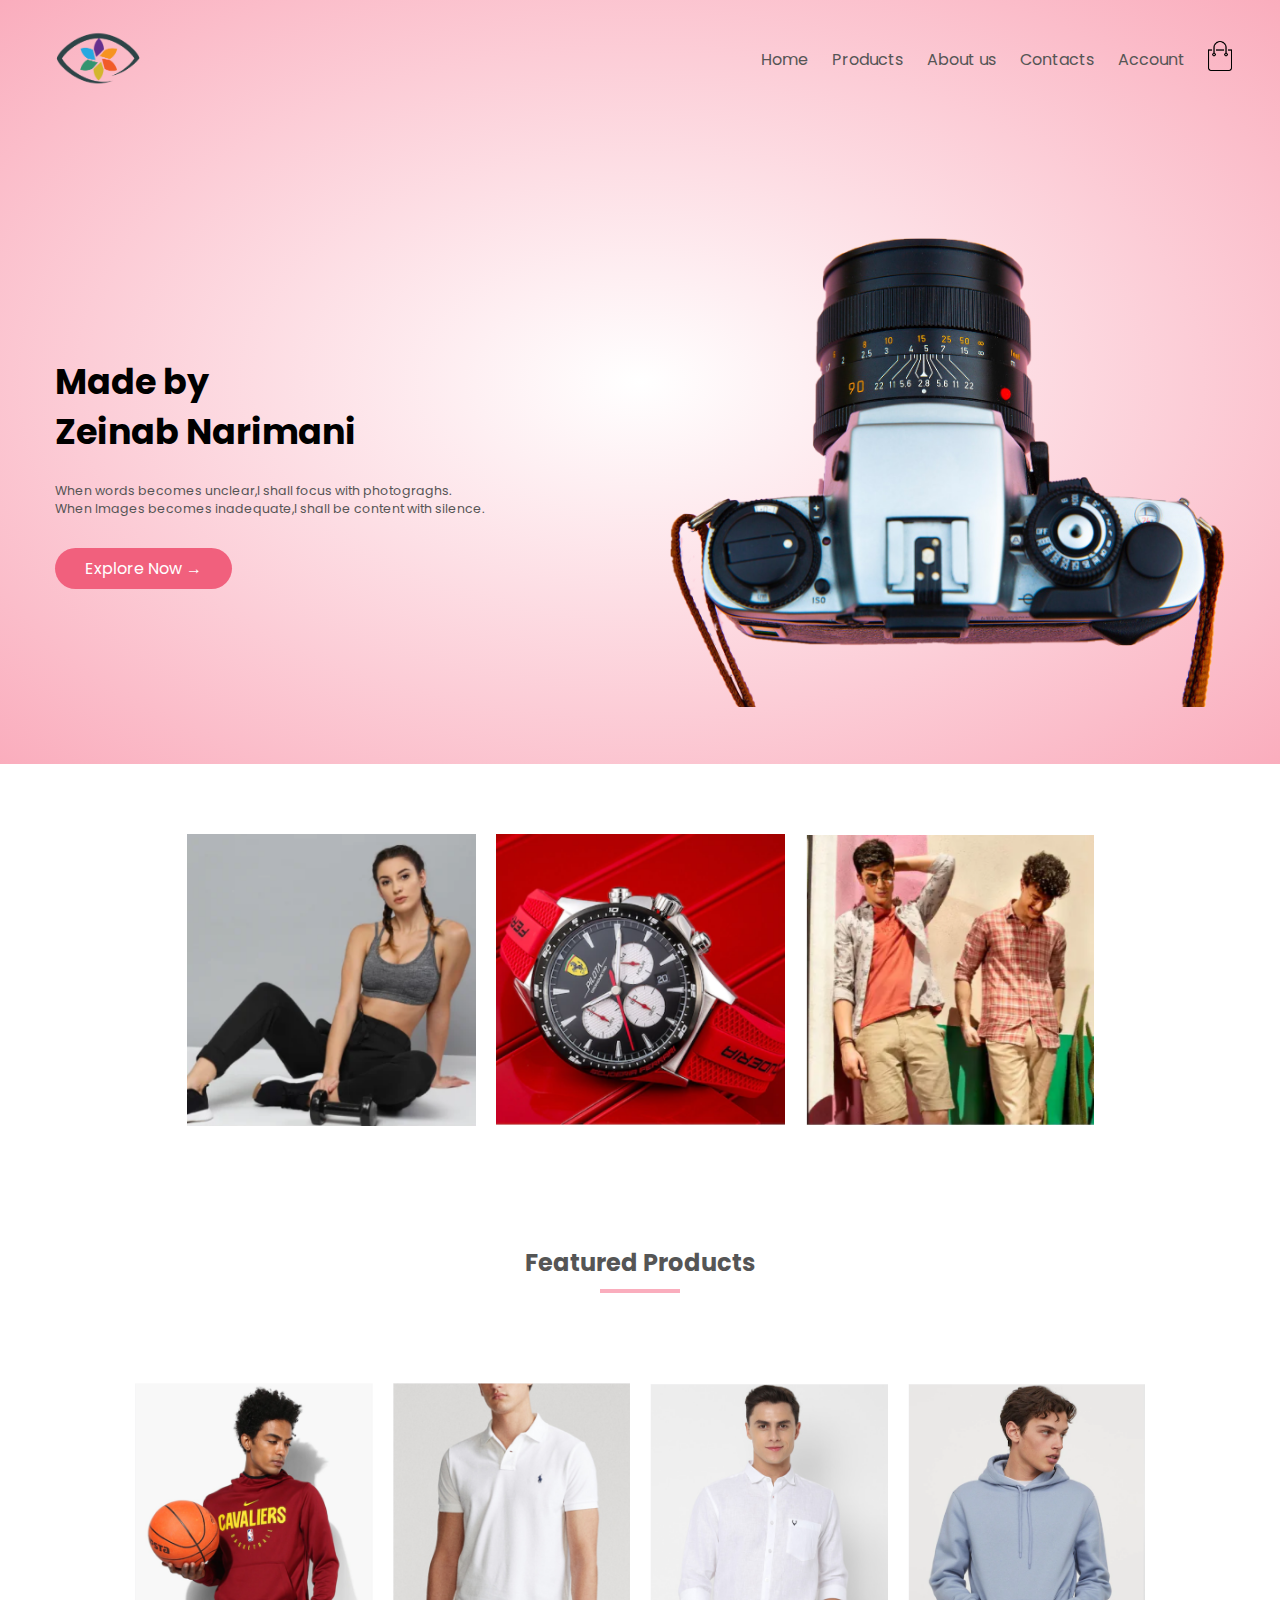
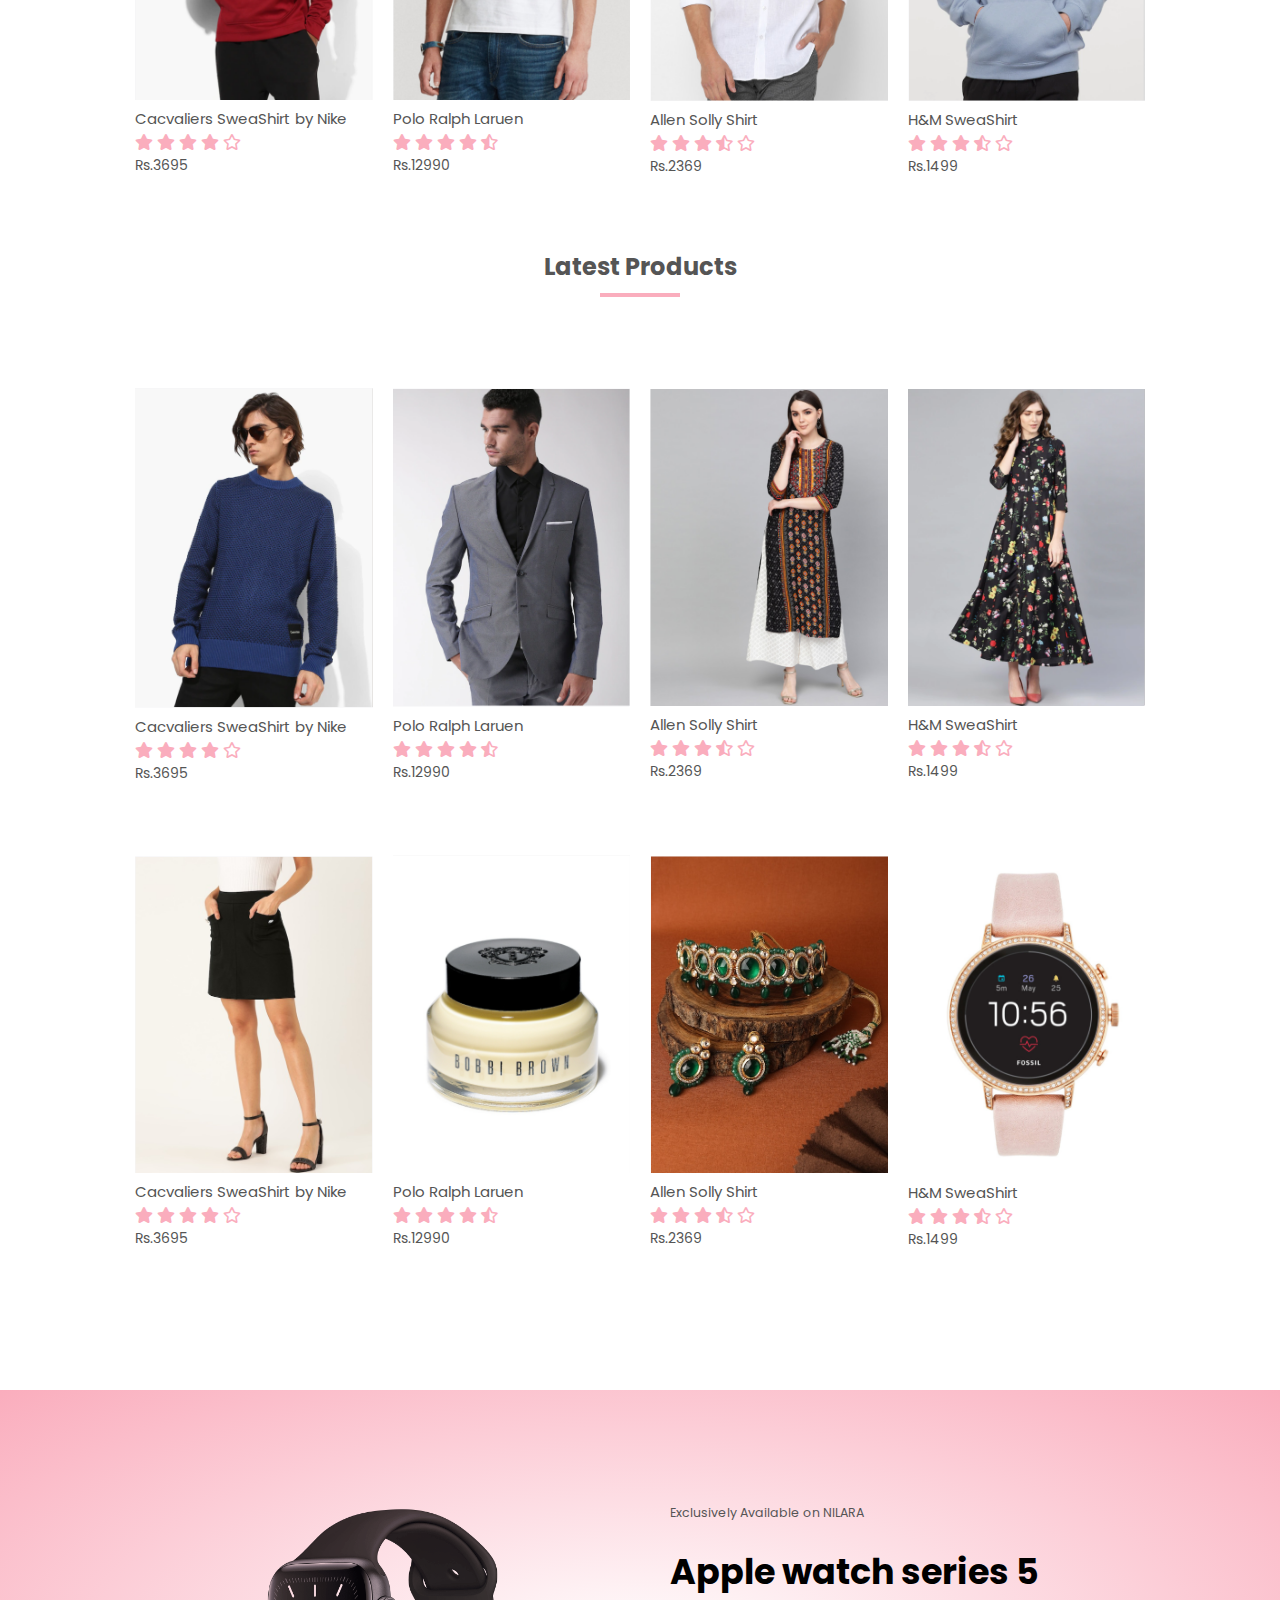
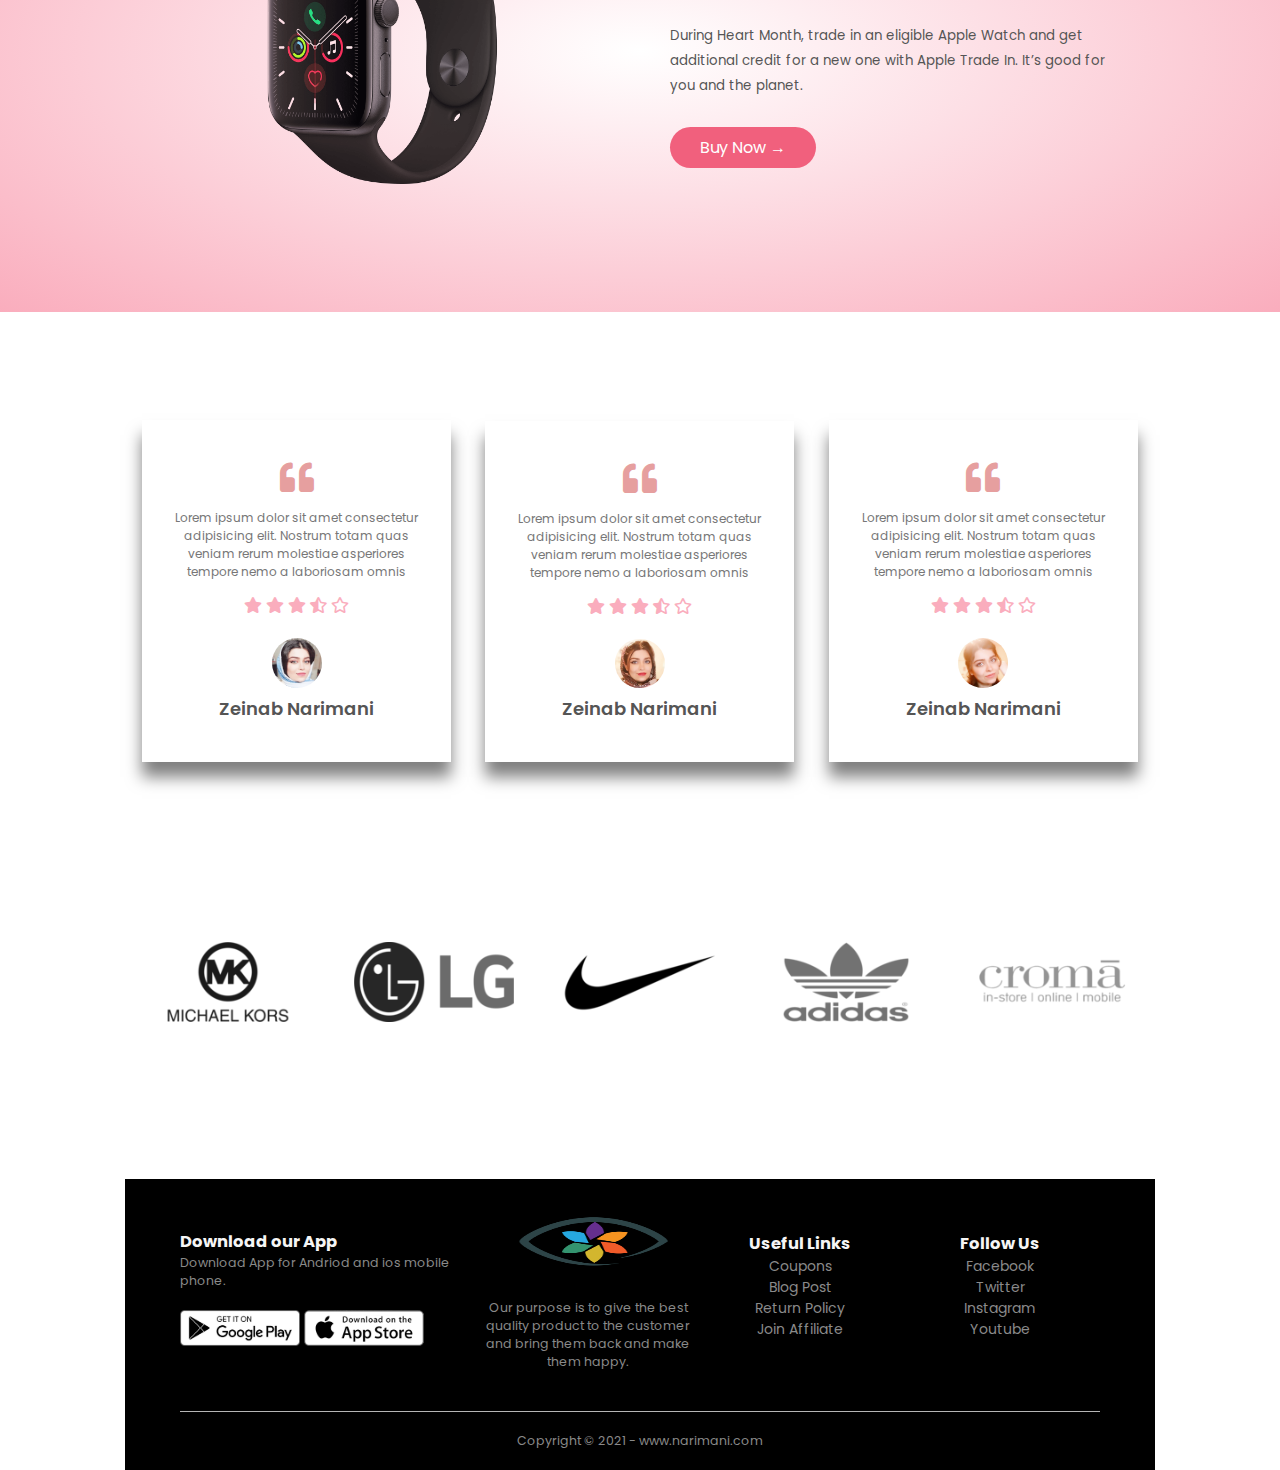
<file: index.html>
<!DOCTYPE html>
<html lang="en">

<head>
    <meta charset="UTF-8">
    <meta http-equiv="X-UA-Compatible" content="IE=edge">
    <meta name="viewport" content="width=device-width, initial-scale=1.0">
    <title>Document</title>
    <link rel="stylesheet" href="./style.css">
    <link rel="preconnect" href="https://fonts.gstatic.com">
    <link rel="stylesheet" href=" https://use.fontawesome.com/releases/v5.13.0/css/all.css ">
    <link href="https://fonts.googleapis.com/css2?family=Poppins:wght@300;400;500;600&display=swap " rel="stylesheet ">
</head>

<body>
    <div class="header ">
        <div class="container ">
            <!-- start section Navigation -->
            <div class="navbar ">
                <div class="logo ">
                    <a href="index.html">
                        <img src="./image/main-logo.png " alt=" " width="100px ">
                    </a>
                </div>
                <nav>
                    <ul id="MenuItems">
                        <li>
                            <a href="index.html">Home</a>
                        </li>
                        <li>
                            <a href="products.html">Products</a>
                        </li>
                        <li>
                            <a href="">About us</a>
                        </li>
                        <li>
                            <a href="">Contacts</a>
                        </li>
                        <li>
                            <a href="account.html">Account</a>
                        </li>
                    </ul>
                </nav>
                <div class="shop">
                    <a href="cart.html">
                        <img src="./image/cart.png " alt=" " width="30px " height="30px ">
                    </a>
                    <img src="./image/menu.png" alt="" class="menu-icon" onclick="menutoggle()">

                </div>
            </div>
            <!-- End section Navigation -->




            <!-- Start Text Slide -->
            <div class="row ">
                <div class="col-2 ">
                    <h1>Made by<br>Zeinab Narimani</h1>
                    <p>When words becomes unclear,I shall focus with photograghs. <br>When Images becomes inadequate,I shall be content with silence.
                    </p>
                    <a href=" " class="btn ">Explore Now &#8594;</a>
                </div>

                <div class="col-2 ">
                    <img src="./image/main.png " alt=" ">
                </div>
            </div>
        </div>
    </div>
    <!-- End Text Slide -->




    <!-- Start Section Categories -->
    <div class="categories ">
        <div class="small-container ">
            <div class="row ">
                <div class="col-3 ">
                    <img src="./image/category1.png " alt=" ">
                </div>

                <div class="col-3 ">
                    <img src="./image/category2.png " alt=" ">
                </div>

                <div class="col-3 ">
                    <img src="./image/category3.png " alt=" ">
                </div>

            </div>
        </div>
    </div>
    <!-- End Section Categories -->




    <!-- Start Section Product -->
    <div class="small-container ">
        <h2 class="title">Featured Products</h2>
        <div class="row ">
            <div class="col-4 ">
                <a href="products-details.html">
                    <img src="./image/pro1-nike-3695.png " alt=" ">
                </a>
                <a href="products-details.html">
                    <h4>Cacvaliers SweaShirt by Nike</h4>
                </a>
                <div class="rating">
                    <i class="fa fa-star"></i>
                    <i class="fa fa-star"></i>
                    <i class="fa fa-star"></i>
                    <i class="fa fa-star"></i>
                    <i class="far fa-star"></i>
                </div>
                <p>Rs.3695</p>
            </div>


            <div class="col-4 ">
                <img src="./image/pro2-Polo Ralph Lauren-12990.png" alt=" ">
                <h4>Polo Ralph Laruen</h4>
                <div class="rating">
                    <i class="fa fa-star"></i>
                    <i class="fa fa-star"></i>
                    <i class="fa fa-star"></i>
                    <i class="fa fa-star"></i>
                    <i class="fas fa-star-half-alt"></i>
                </div>
                <p>Rs.12990</p>
            </div>



            <div class="col-4 ">
                <img src="./image/pro3-allen solly - 2369.png " alt=" ">
                <h4>Allen Solly Shirt</h4>
                <div class="rating">
                    <i class="fa fa-star"></i>
                    <i class="fa fa-star"></i>
                    <i class="fa fa-star"></i>
                    <i class="fas fa-star-half-alt"></i>
                    <i class="far fa-star"></i>

                </div>
                <p>Rs.2369</p>
            </div>



            <div class="col-4 ">
                <img src="./image/pro4-h&m-1499.png " alt=" ">
                <h4>H&M SweaShirt </h4>
                <div class="rating">
                    <i class="fa fa-star"></i>
                    <i class="fa fa-star"></i>
                    <i class="fa fa-star"></i>
                    <i class="fas fa-star-half-alt"></i>
                    <i class="far fa-star"></i>

                </div>
                <p>Rs.1499</p>
            </div>
        </div>


        <h2 class="title">Latest Products</h2>

        <div class="row ">
            <div class="col-4 ">
                <img src="./image/pro5-calvinK-4199.png " alt=" ">
                <h4>Cacvaliers SweaShirt by Nike</h4>
                <div class="rating">
                    <i class="fa fa-star"></i>
                    <i class="fa fa-star"></i>
                    <i class="fa fa-star"></i>
                    <i class="fa fa-star"></i>
                    <i class="far fa-star"></i>
                </div>
                <p>Rs.3695</p>
            </div>


            <div class="col-4 ">
                <img src="./image/pro6-SELECTED-11499.png" alt=" ">
                <h4>Polo Ralph Laruen</h4>
                <div class="rating">
                    <i class="fa fa-star"></i>
                    <i class="fa fa-star"></i>
                    <i class="fa fa-star"></i>
                    <i class="fa fa-star"></i>
                    <i class="fas fa-star-half-alt"></i>
                </div>
                <p>Rs.12990</p>
            </div>



            <div class="col-4 ">
                <img src="./image/pro7-anubhutte-988.png" alt=" ">
                <h4>Allen Solly Shirt</h4>
                <div class="rating">
                    <i class="fa fa-star"></i>
                    <i class="fa fa-star"></i>
                    <i class="fa fa-star"></i>
                    <i class="fas fa-star-half-alt"></i>
                    <i class="far fa-star"></i>

                </div>
                <p>Rs.2369</p>
            </div>



            <div class="col-4 ">
                <img src="./image/pro8-biba-3039.png " alt=" ">
                <h4>H&M SweaShirt </h4>
                <div class="rating">
                    <i class="fa fa-star"></i>
                    <i class="fa fa-star"></i>
                    <i class="fa fa-star"></i>
                    <i class="fas fa-star-half-alt"></i>
                    <i class="far fa-star"></i>

                </div>
                <p>Rs.1499</p>
            </div>
        </div>



        <div class="row ">
            <div class="col-4 ">
                <img src="./image/pro9-dorothy perkins-1245.png " alt=" ">
                <h4>Cacvaliers SweaShirt by Nike</h4>
                <div class="rating">
                    <i class="fa fa-star"></i>
                    <i class="fa fa-star"></i>
                    <i class="fa fa-star"></i>
                    <i class="fa fa-star"></i>
                    <i class="far fa-star"></i>
                </div>
                <p>Rs.3695</p>
            </div>


            <div class="col-4 ">
                <img src="./image/pro10-bobbi brown-5600.png" alt=" ">
                <h4>Polo Ralph Laruen</h4>
                <div class="rating">
                    <i class="fa fa-star"></i>
                    <i class="fa fa-star"></i>
                    <i class="fa fa-star"></i>
                    <i class="fa fa-star"></i>
                    <i class="fas fa-star-half-alt"></i>
                </div>
                <p>Rs.12990</p>
            </div>



            <div class="col-4 ">
                <img src="./image/pro11-AccessHer-39500.png" alt=" ">
                <h4>Allen Solly Shirt</h4>
                <div class="rating">
                    <i class="fa fa-star"></i>
                    <i class="fa fa-star"></i>
                    <i class="fa fa-star"></i>
                    <i class="fas fa-star-half-alt"></i>
                    <i class="far fa-star"></i>

                </div>
                <p>Rs.2369</p>
            </div>



            <div class="col-4 ">
                <img src="./image/pro12-fossil-14296.png" alt=" ">
                <h4>H&M SweaShirt </h4>
                <div class="rating">
                    <i class="fa fa-star"></i>
                    <i class="fa fa-star"></i>
                    <i class="fa fa-star"></i>
                    <i class="fas fa-star-half-alt"></i>
                    <i class="far fa-star"></i>

                </div>
                <p>Rs.1499</p>
            </div>
        </div>
    </div>
    <!-- End Section Product -->





    <!-- start Section Offer -->
    <div class="offer">
        <div class="small-container">
            <div class="row">
                <div class="col-2">
                    <img src="./image/shopping.png" alt="" class="offer-img">
                </div>

                <div class="col-2">
                    <p>Exclusively Available on NILARA</p>
                    <h1>Apple watch series 5</h1>
                    <small>
                        During Heart Month, trade in an eligible Apple Watch and get additional credit for a new one with Apple Trade In. It’s good for you and the planet.
                    </small>
                    <br>
                    <a href="" class="btn">Buy Now &#8594;</a>

                </div>
            </div>
        </div>
    </div>
    <!-- End Section Offer -->




    <!-- start Section Comment -->
    <div class="testimonial">
        <div class="small-container">
            <div class="row">
                <div class="col-3">
                    <i class="fa fa-quote-left"></i>
                    <p>Lorem ipsum dolor sit amet consectetur adipisicing elit. Nostrum totam quas veniam rerum molestiae asperiores tempore nemo a laboriosam omnis</p>
                    <div class="rating">
                        <i class="fa fa-star"></i>
                        <i class="fa fa-star"></i>
                        <i class="fa fa-star"></i>
                        <i class="fas fa-star-half-alt"></i>
                        <i class="far fa-star"></i>
                    </div>
                    <img src="./image/1.jpeg" alt="">
                    <h3>Zeinab Narimani</h3>
                </div>


                <div class="col-3">
                    <i class="fa fa-quote-left"></i>
                    <p>Lorem ipsum dolor sit amet consectetur adipisicing elit. Nostrum totam quas veniam rerum molestiae asperiores tempore nemo a laboriosam omnis</p>
                    <div class="rating">
                        <i class="fa fa-star"></i>
                        <i class="fa fa-star"></i>
                        <i class="fa fa-star"></i>
                        <i class="fas fa-star-half-alt"></i>
                        <i class="far fa-star"></i>
                    </div>
                    <img src="./image/2.jpeg" alt="">
                    <h3>Zeinab Narimani</h3>
                </div>


                <div class="col-3">
                    <i class="fa fa-quote-left"></i>
                    <p>Lorem ipsum dolor sit amet consectetur adipisicing elit. Nostrum totam quas veniam rerum molestiae asperiores tempore nemo a laboriosam omnis</p>
                    <div class="rating">
                        <i class="fa fa-star"></i>
                        <i class="fa fa-star"></i>
                        <i class="fa fa-star"></i>
                        <i class="fas fa-star-half-alt"></i>
                        <i class="far fa-star"></i>
                    </div>
                    <img src="./image/3.jpeg" alt="">
                    <h3>Zeinab Narimani</h3>
                </div>
            </div>
        </div>
    </div>
    <!-- End Section Comment -->


    <!-- start Section Brand -->
    <div class="brand">

        <div class="small-container">
            <div class="row">
                <div class="col-5">
                    <img src="./image/logo-1.png" alt="">
                </div>

                <div class="col-5">
                    <img src="./image/logo-2.png" alt="">
                </div>

                <div class="col-5">
                    <img src="./image/logo-3.png" alt="">
                </div>

                <div class="col-5">
                    <img src="./image/logo-4.png" alt="">
                </div>

                <div class="col-5">
                    <img src="./image/logo-5.png" alt="">
                </div>
            </div>
        </div>
    </div>
    <!-- End Section Brand -->



    <!-- Start Section Footer -->
    <div class="small-container">
        <div class="footer">
            <div class="container">
                <div class="row">
                    <div class="footer-col-1">
                        <h3>Download our App</h3>
                        <p>Download App for Andriod and ios mobile phone.</p>
                        <div class="app-logo">
                            <img src="image/play-store.png" alt="">
                            <img src="image/app-store.png" alt="">
                        </div>
                    </div>
                    <div class="footer-col-2">
                        <img src="image/main-logo.png" alt="">
                        <p>Our purpose is to give the best quality product to the customer and bring them back and make them happy.
                        </p>
                    </div>
                    <div class="footer-col-3">
                        <h3>Useful Links</h3>
                        <ul>
                            <li>Coupons</li>
                            <li>Blog Post</li>
                            <li>Return Policy</li>
                            <li>Join Affiliate</li>
                        </ul>
                    </div>
                    <div class="footer-col-4">
                        <h3>Follow Us</h3>
                        <ul>
                            <li>Facebook</li>
                            <li>Twitter</li>
                            <li>Instagram</li>
                            <li>Youtube</li>
                        </ul>
                    </div>
                </div>
                <hr>
                <p class="copyright">Copyright &copy; 2021 - www.narimani.com</p>
            </div>
        </div>
    </div>
    <!-- End Section Footer -->




    <script>
        var MenuItems = document.getElementById("MenuItems");
        MenuItems.style.maxHeight = "0px";

        function menutoggle() {
            if (MenuItems.style.maxHeight == "0px") {
                MenuItems.style.maxHeight = "200px";
            } else {
                MenuItems.style.maxHeight = "0px";
            }
        }
    </script>
</body>

</html>

</html>
</file>
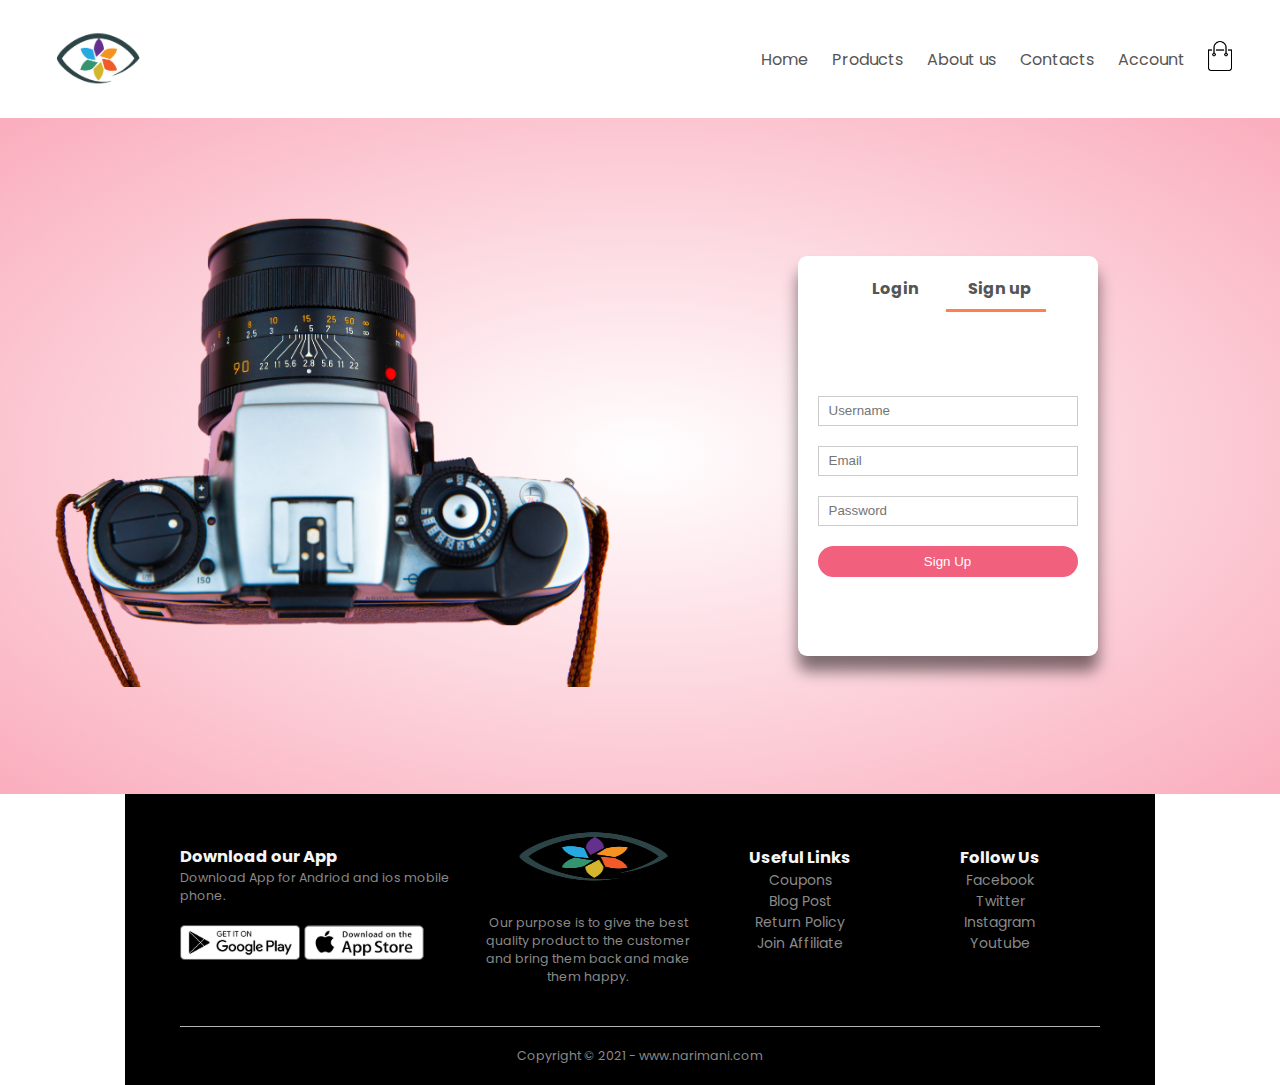
<file: account.html>
<!DOCTYPE html>
<html lang="en">

<head>
    <meta charset="UTF-8">
    <meta http-equiv="X-UA-Compatible" content="IE=edge">
    <meta name="viewport" content="width=device-width, initial-scale=1.0">
    <title>Document</title>
    <link rel="stylesheet" href="./style.css">
    <link rel="preconnect" href="https://fonts.gstatic.com">
    <link rel="stylesheet" href=" https://use.fontawesome.com/releases/v5.13.0/css/all.css ">
    <link href="https://fonts.googleapis.com/css2?family=Poppins:wght@300;400;500;600&display=swap " rel="stylesheet ">
</head>

<body>
    <div class="container ">
        <!-- start section Navigation -->
        <div class="navbar ">
            <div class="logo ">
                <a href="index.html">
                    <img src="./image/main-logo.png " alt=" " width="100px ">
                </a>
            </div>
            <nav>
                <ul id="MenuItems">
                    <li>
                        <a href="index.html">Home</a>
                    </li>
                    <li>
                        <a href="products.html">Products</a>
                    </li>
                    <li>
                        <a href="">About us</a>
                    </li>
                    <li>
                        <a href="">Contacts</a>
                    </li>
                    <li>
                        <a href="account.html">Account</a>
                    </li>
                </ul>
            </nav>
            <div class="shop">
                <a href="cart.html">
                    <img src="./image/cart.png " alt=" " width="30px " height="30px ">
                </a>
                <img src="./image/menu.png" alt="" class="menu-icon" onclick="menutoggle()">

            </div>
        </div>
        <!-- End section Navigation -->
    </div>


    <div class="account-page">
        <div class="container">
            <div class="row">
                <div class="col-2">
                    <img src="./image/main.png" alt="">
                </div>
                <div class="col-2">
                    <div class="form-container">
                        <div class="form-btn">
                            <span onclick="login()">Login</span>
                            <span onclick="register()">Sign up</span>
                            <hr id="indicator">
                        </div>
                        <form action="" id="Loginform">
                            <input type="text" placeholder="Username">
                            <input type="password" placeholder="Password">
                            <button type="submit" class="btn">Login</button>
                            <a href="">Forgot Password</a>
                        </form>
                        <form action="" id="Regform">
                            <input type="text" placeholder="Username">
                            <input type="email" placeholder="Email">
                            <input type="password" placeholder="Password">
                            <button type="submit" class="btn">Sign Up</button>
                        </form>

                    </div>
                </div>
            </div>
        </div>
    </div>










    <!-- Start Section Footer -->
    <div class="small-container ">
        <div class="footer ">
            <div class="container ">
                <div class="row ">
                    <div class="footer-col-1 ">
                        <h3>Download our App</h3>
                        <p>Download App for Andriod and ios mobile phone.</p>
                        <div class="app-logo ">
                            <img src="image/play-store.png " alt=" ">
                            <img src="image/app-store.png " alt=" ">
                        </div>
                    </div>
                    <div class="footer-col-2 ">
                        <img src="image/main-logo.png " alt=" ">
                        <p>Our purpose is to give the best quality product to the customer and bring them back and make them happy.
                        </p>
                    </div>
                    <div class="footer-col-3 ">
                        <h3>Useful Links</h3>
                        <ul>
                            <li>Coupons</li>
                            <li>Blog Post</li>
                            <li>Return Policy</li>
                            <li>Join Affiliate</li>
                        </ul>
                    </div>
                    <div class="footer-col-4 ">
                        <h3>Follow Us</h3>
                        <ul>
                            <li>Facebook</li>
                            <li>Twitter</li>
                            <li>Instagram</li>
                            <li>Youtube</li>
                        </ul>
                    </div>
                </div>
                <hr>
                <p class="copyright ">Copyright &copy; 2021 - www.narimani.com</p>
            </div>
        </div>
    </div>
    <!-- End Section Footer -->




    <script>
        var MenuItems = document.getElementById("MenuItems");
        MenuItems.style.maxHeight = "0px";

        function menutoggle() {
            if (MenuItems.style.maxHeight == "0px") {
                MenuItems.style.maxHeight = "200px";
            } else {
                MenuItems.style.maxHeight = "0px";
            }
        }
    </script>


    <script>
        var Loginform = document.getElementById("Loginform");
        var Regform = document.getElementById("Regform");
        var indicator = document.getElementById("indicator");


        function register() {
            Regform.style.transform = "translateX(0px)";
            Loginform.style.transform = "translateX(0px)";
            indicator.style.transform = "translateX(100px)";


        }

        function login() {
            Regform.style.transform = "translateX(300px)";
            Loginform.style.transform = "translateX(300px)";
            indicator.style.transform = "translateX(0px)";


        }
    </script>




</body>

</html>
</file>
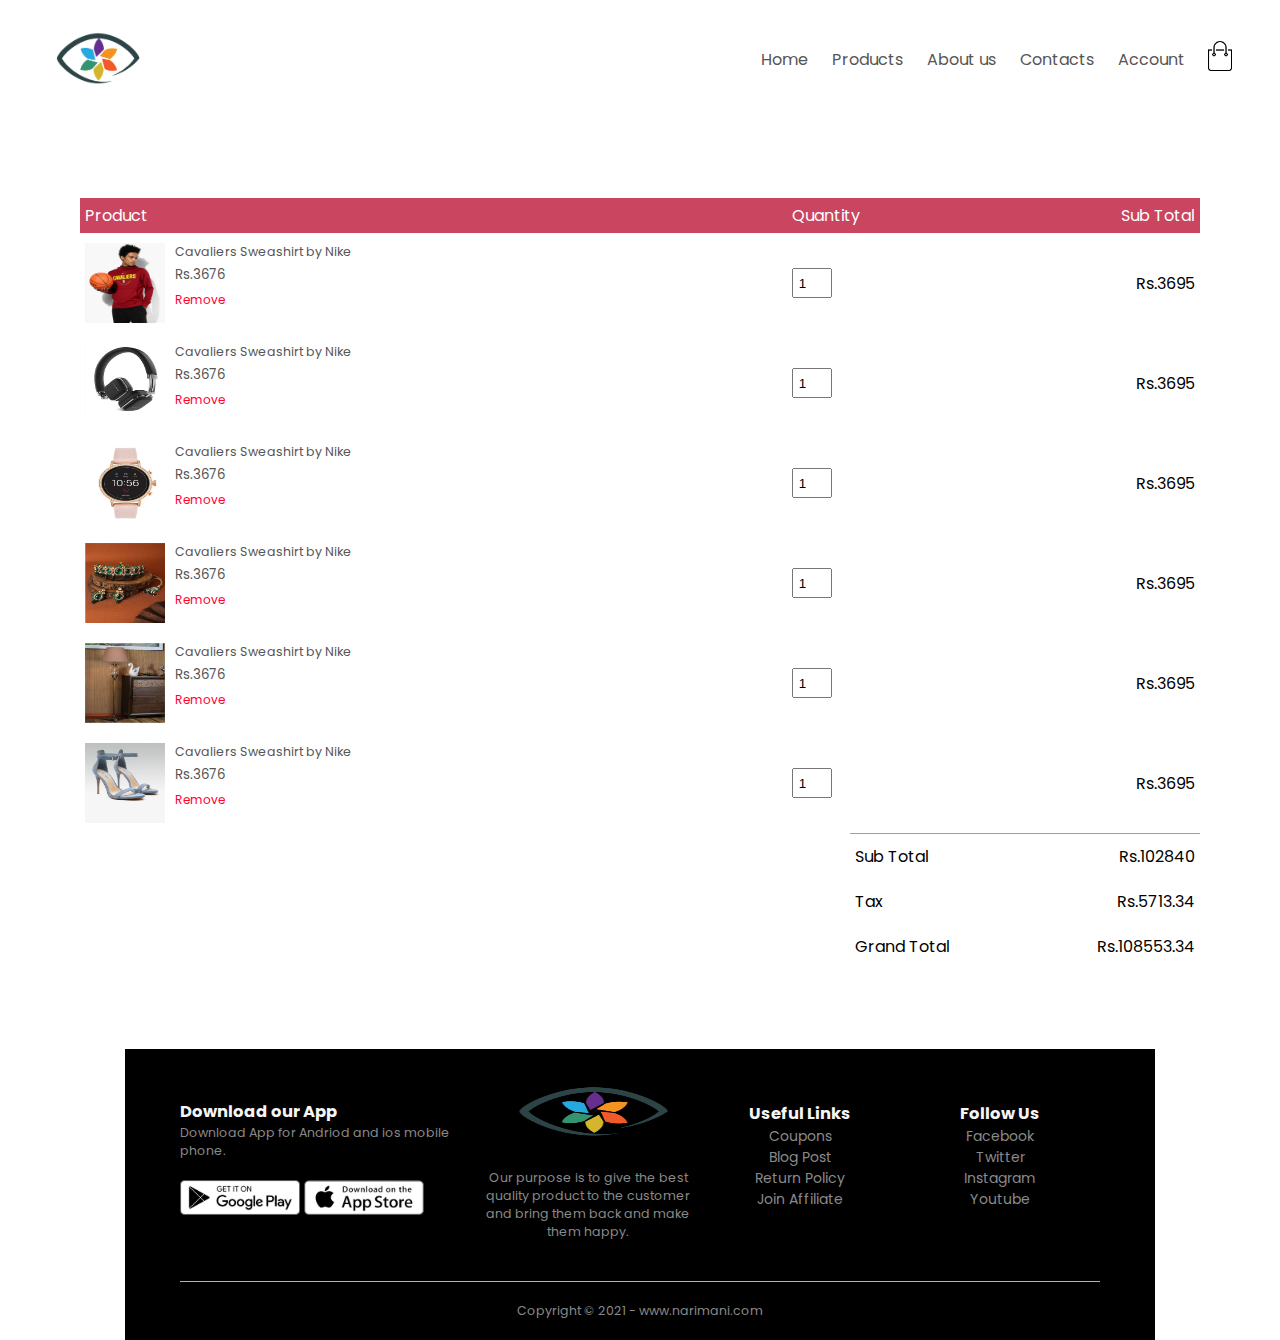
<file: cart.html>
<!DOCTYPE html>
<html lang="en">

<head>
    <meta charset="UTF-8">
    <meta http-equiv="X-UA-Compatible" content="IE=edge">
    <meta name="viewport" content="width=device-width, initial-scale=1.0">
    <title>Document</title>
    <link rel="stylesheet" href="./style.css">
    <link rel="preconnect" href="https://fonts.gstatic.com">
    <link rel="stylesheet" href=" https://use.fontawesome.com/releases/v5.13.0/css/all.css ">
    <link href="https://fonts.googleapis.com/css2?family=Poppins:wght@300;400;500;600&display=swap " rel="stylesheet ">
</head>

<body>
    <div class="container ">
        <!-- start section Navigation -->
        <div class="navbar ">
            <div class="logo ">
                <a href="index.html">
                    <img src="./image/main-logo.png " alt=" " width="100px ">
                </a>
            </div>
            <nav>
                <ul id="MenuItems">
                    <li>
                        <a href="index.html">Home</a>
                    </li>
                    <li>
                        <a href="products.html">Products</a>
                    </li>
                    <li>
                        <a href="">About us</a>
                    </li>
                    <li>
                        <a href="">Contacts</a>
                    </li>
                    <li>
                        <a href="account.html">Account</a>
                    </li>
                </ul>
            </nav>
            <div class="shop">
                <a href="cart.html">
                    <img src="./image/cart.png " alt=" " width="30px " height="30px ">
                </a>
                <img src="./image/menu.png" alt="" class="menu-icon" onclick="menutoggle()">

            </div>
        </div>
        <!-- End section Navigation -->
    </div>


    <div class="small-cantainer cart-page">

        <table>
            <tr>
                <th>Product</th>
                <th>Quantity</th>
                <th>Sub Total</th>
            </tr>


            <tr>
                <td>
                    <div class="cart-info">
                        <img src="./image/buy-1.png" alt="">

                        <div>
                            <p>Cavaliers Sweashirt by Nike</p>
                            <small>Rs.3676</small>
                            <br>
                            <a href="">Remove</a>
                        </div>
                    </div>
                </td>
                <td> <input type="number" value="1"></td>
                <td>Rs.3695</td>
            </tr>


            <tr>
                <td>
                    <div class="cart-info">
                        <img src="./image/pro15-harmon kardon-14990.png" alt=" ">

                        <div>
                            <p>Cavaliers Sweashirt by Nike</p>
                            <small>Rs.3676</small>
                            <br>
                            <a href=" ">Remove</a>
                        </div>
                    </div>
                </td>
                <td> <input type="number " value="1 "></td>
                <td>Rs.3695</td>
            </tr>


            <tr>
                <td>
                    <div class="cart-info ">
                        <img src="./image/pro12-fossil-14296.png " alt=" ">

                        <div>
                            <p>Cavaliers Sweashirt by Nike</p>
                            <small>Rs.3676</small>
                            <br>
                            <a href=" ">Remove</a>
                        </div>
                    </div>
                </td>
                <td> <input type="number " value="1 "></td>
                <td>Rs.3695</td>
            </tr>



            <tr>
                <td>
                    <div class="cart-info ">
                        <img src="./image/pro11-AccessHer-39500.png" alt=" ">

                        <div>
                            <p>Cavaliers Sweashirt by Nike</p>
                            <small>Rs.3676</small>
                            <br>
                            <a href=" ">Remove</a>
                        </div>
                    </div>
                </td>
                <td> <input type="number " value="1 "></td>
                <td>Rs.3695</td>
            </tr>



            <tr>
                <td>
                    <div class="cart-info ">
                        <img src="./image/pro14-The Light Lamp-21360.png" alt=" ">

                        <div>
                            <p>Cavaliers Sweashirt by Nike</p>
                            <small>Rs.3676</small>
                            <br>
                            <a href=" ">Remove</a>
                        </div>
                    </div>
                </td>
                <td> <input type="number " value="1"></td>
                <td>Rs.3695</td>
            </tr>


            <tr>
                <td>
                    <div class="cart-info">
                        <img src="./image/pro16-steve madden - 8999.png" alt="">

                        <div>
                            <p>Cavaliers Sweashirt by Nike</p>
                            <small>Rs.3676</small>
                            <br>
                            <a href="">Remove</a>
                        </div>
                    </div>
                </td>
                <td> <input type="number" value="1"></td>
                <td>Rs.3695</td>
            </tr>

        </table>


        <div class="total-price">
            <table>
                <tr>
                    <td>Sub Total</td>
                    <td>Rs.102840</td>
                </tr>
                <tr>
                    <td>Tax</td>
                    <td>Rs.5713.34</td>
                </tr>
                <tr>
                    <td>Grand Total</td>
                    <td>Rs.108553.34</td>
                </tr>
            </table>
        </div>




    </div>










    <!-- Start Section Footer -->
    <div class="small-container ">
        <div class="footer ">
            <div class="container ">
                <div class="row ">
                    <div class="footer-col-1 ">
                        <h3>Download our App</h3>
                        <p>Download App for Andriod and ios mobile phone.</p>
                        <div class="app-logo ">
                            <img src="image/play-store.png " alt=" ">
                            <img src="image/app-store.png " alt=" ">
                        </div>
                    </div>
                    <div class="footer-col-2 ">
                        <img src="image/main-logo.png " alt=" ">
                        <p>Our purpose is to give the best quality product to the customer and bring them back and make them happy.
                        </p>
                    </div>
                    <div class="footer-col-3 ">
                        <h3>Useful Links</h3>
                        <ul>
                            <li>Coupons</li>
                            <li>Blog Post</li>
                            <li>Return Policy</li>
                            <li>Join Affiliate</li>
                        </ul>
                    </div>
                    <div class="footer-col-4 ">
                        <h3>Follow Us</h3>
                        <ul>
                            <li>Facebook</li>
                            <li>Twitter</li>
                            <li>Instagram</li>
                            <li>Youtube</li>
                        </ul>
                    </div>
                </div>
                <hr>
                <p class="copyright ">Copyright &copy; 2021 - www.narimani.com</p>
            </div>
        </div>
    </div>
    <!-- End Section Footer -->




    <script>
        var MenuItems = document.getElementById("MenuItems");
        MenuItems.style.maxHeight = "0px";

        function menutoggle() {
            if (MenuItems.style.maxHeight == "0px") {
                MenuItems.style.maxHeight = "200px";
            } else {
                MenuItems.style.maxHeight = "0px";
            }
        }
    </script>





</body>

</html>
</file>
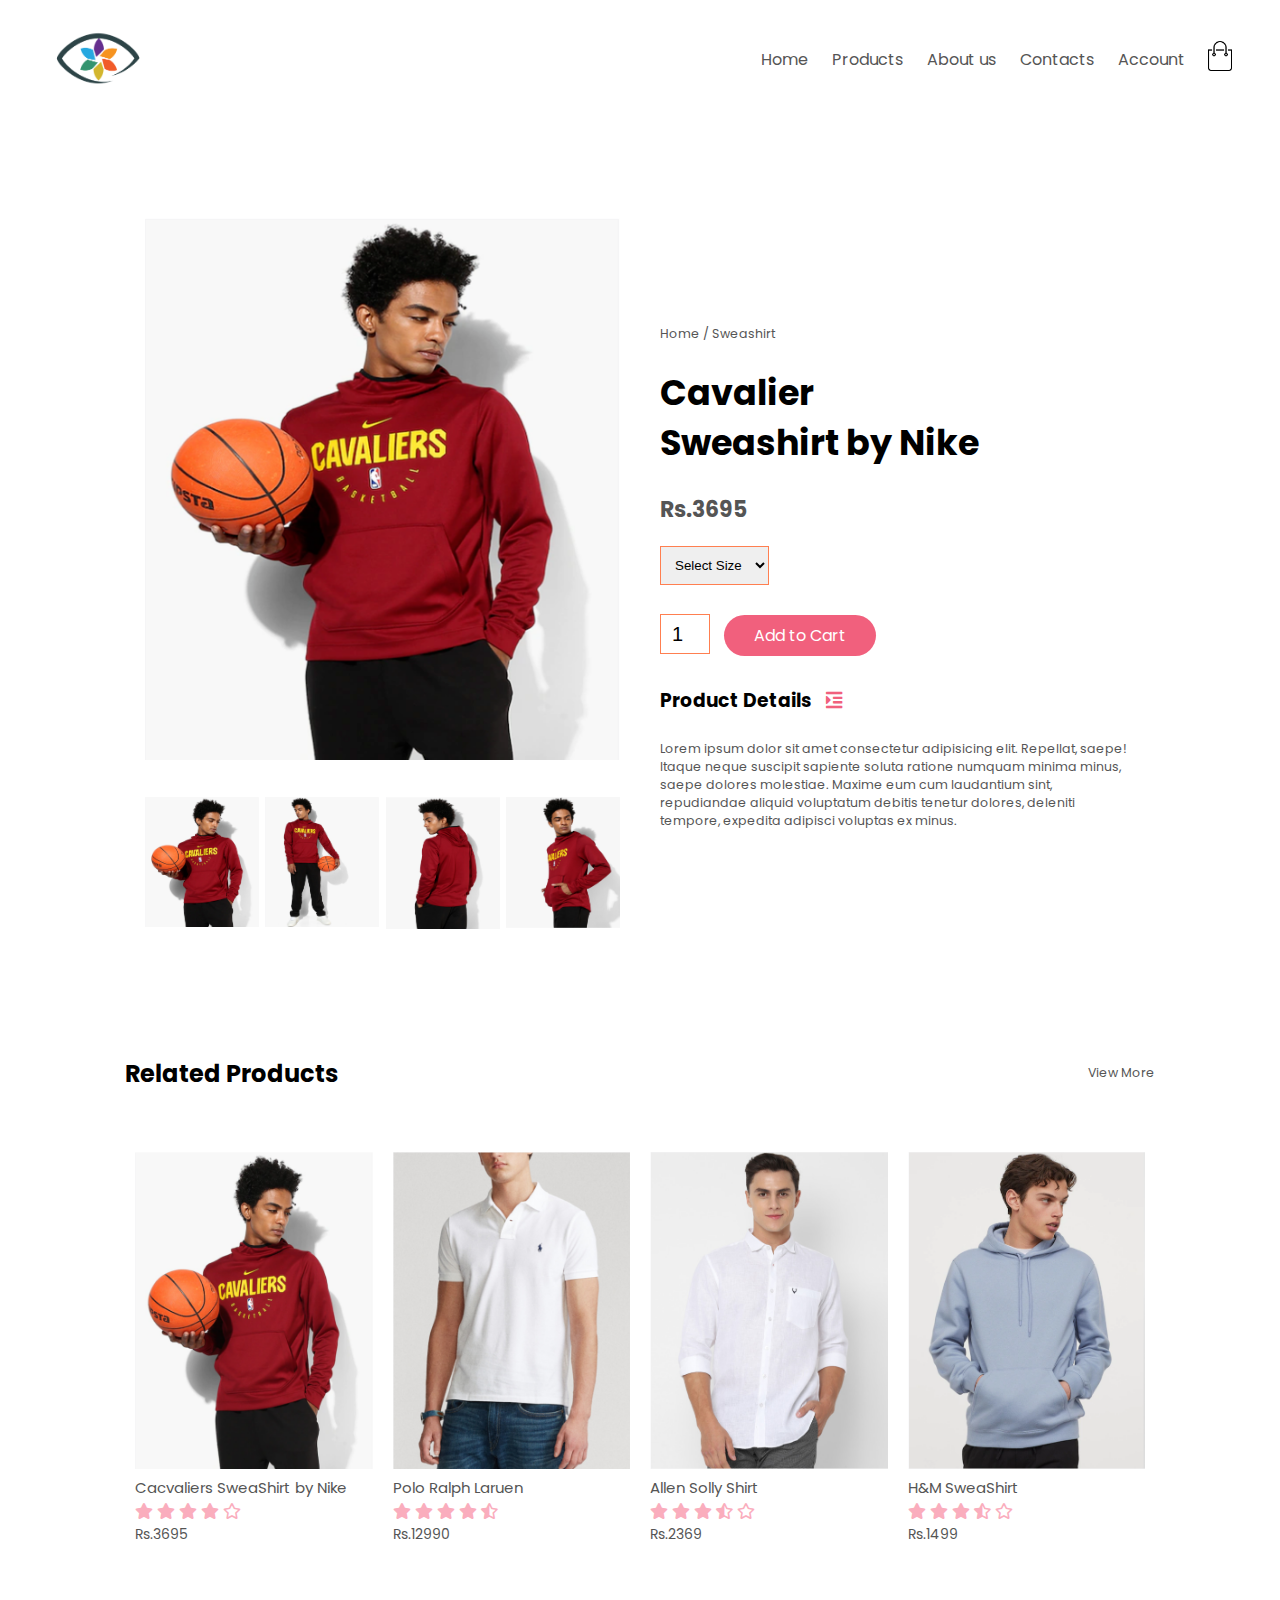
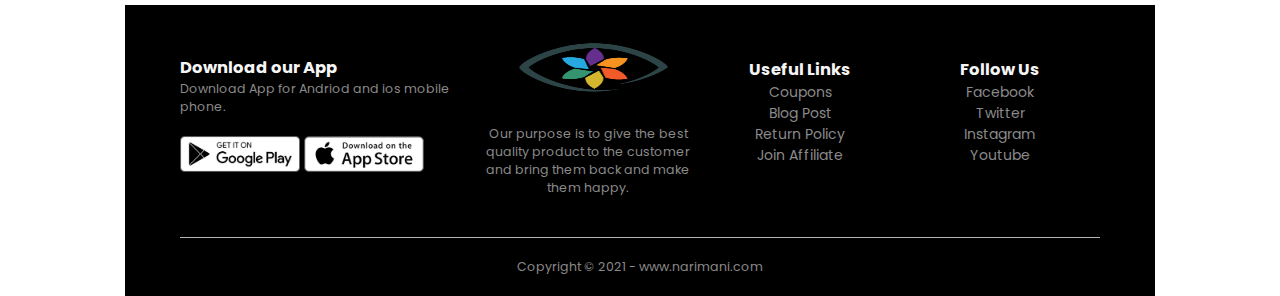
<file: products-details.html>
<!DOCTYPE html>
<html lang="en">

<head>
    <meta charset="UTF-8">
    <meta http-equiv="X-UA-Compatible" content="IE=edge">
    <meta name="viewport" content="width=device-width, initial-scale=1.0">
    <title>Document</title>
    <link rel="stylesheet" href="./style.css">
    <link rel="preconnect" href="https://fonts.gstatic.com">
    <link rel="stylesheet" href=" https://use.fontawesome.com/releases/v5.13.0/css/all.css ">
    <link href="https://fonts.googleapis.com/css2?family=Poppins:wght@300;400;500;600&display=swap " rel="stylesheet ">
</head>

<body>
    <div class="container ">
        <!-- start section Navigation -->
        <div class="navbar ">
            <div class="logo ">
                <a href="index.html">
                    <img src="./image/main-logo.png " alt=" " width="100px ">
                </a>
            </div>
            <nav>
                <ul id="MenuItems">
                    <li>
                        <a href="index.html">Home</a>
                    </li>
                    <li>
                        <a href="products.html">Products</a>
                    </li>
                    <li>
                        <a href="">About us</a>
                    </li>
                    <li>
                        <a href="">Contacts</a>
                    </li>
                    <li>
                        <a href="account.html">Account</a>
                    </li>
                </ul>
            </nav>
            <div class="shop">
                <a href="cart.html">
                    <img src="./image/cart.png " alt=" " width="30px " height="30px ">
                </a>
                <img src="./image/menu.png" alt="" class="menu-icon" onclick="menutoggle()">

            </div>
        </div>
        <!-- End section Navigation -->

    </div>






    <!-- Start Section Product -->
    <div class="small-container single-product">
        <div class="row">
            <div class="col-2">
                <img src="./image/gal1.png" alt="" width="100%" id="ProductImg">
                <div class="small-img-row">
                    <div class="small-img-col">
                        <img src="./image/gal1.png" alt="" width="100%" class="small-img">
                    </div>

                    <div class="small-img-col">
                        <img src="./image/gal2.png" alt="" width="100%" class="small-img">
                    </div>

                    <div class="small-img-col">
                        <img src="./image/gal3.png" alt="" width="100%" class="small-img">
                    </div>

                    <div class="small-img-col">
                        <img src="./image/gal4.png" alt="" width="100%" class="small-img">
                    </div>



                </div>


            </div>
            <div class="col-2">
                <p>Home / Sweashirt</p>
                <h1>Cavalier<br> Sweashirt by Nike</h1>
                <h4>Rs.3695</h4>
                <select>
                    <option>Select Size</option>
                    <option>XXL</option>
                    <option>XL</option>
                    <option>L</option>
                    <option>M</option>
                    <option>S</option>
                </select>
                <input type="number" value="1">
                <a href="" class="btn">Add to Cart</a>
                <h3>Product Details <i class="fa fa-indent"></i></h3>
                <br>
                <p>Lorem ipsum dolor sit amet consectetur adipisicing elit. Repellat, saepe! Itaque neque suscipit sapiente soluta ratione numquam minima minus, saepe dolores molestiae. Maxime eum cum laudantium sint, repudiandae aliquid voluptatum debitis
                    tenetur dolores, deleniti tempore, expedita adipisci voluptas ex minus.</p>
            </div>
        </div>
    </div>

    <div class="small-container">
        <div class="row row-2">
            <h2>Related Products</h2>
            <p>View More</p>
        </div>
    </div>







    <div class="small-container">

        <div class="row">
            <div class="col-4 ">
                <img src="./image/pro1-nike-3695.png " alt=" ">
                <h4>Cacvaliers SweaShirt by Nike</h4>
                <div class="rating">
                    <i class="fa fa-star"></i>
                    <i class="fa fa-star"></i>
                    <i class="fa fa-star"></i>
                    <i class="fa fa-star"></i>
                    <i class="far fa-star"></i>
                </div>
                <p>Rs.3695</p>
            </div>


            <div class="col-4 ">
                <img src="./image/pro2-Polo Ralph Lauren-12990.png" alt=" ">
                <h4>Polo Ralph Laruen</h4>
                <div class="rating">
                    <i class="fa fa-star"></i>
                    <i class="fa fa-star"></i>
                    <i class="fa fa-star"></i>
                    <i class="fa fa-star"></i>
                    <i class="fas fa-star-half-alt"></i>
                </div>
                <p>Rs.12990</p>
            </div>



            <div class="col-4 ">
                <img src="./image/pro3-allen solly - 2369.png " alt=" ">
                <h4>Allen Solly Shirt</h4>
                <div class="rating">
                    <i class="fa fa-star"></i>
                    <i class="fa fa-star"></i>
                    <i class="fa fa-star"></i>
                    <i class="fas fa-star-half-alt"></i>
                    <i class="far fa-star"></i>

                </div>
                <p>Rs.2369</p>
            </div>



            <div class="col-4 ">
                <img src="./image/pro4-h&m-1499.png " alt=" ">
                <h4>H&M SweaShirt </h4>
                <div class="rating">
                    <i class="fa fa-star"></i>
                    <i class="fa fa-star"></i>
                    <i class="fa fa-star"></i>
                    <i class="fas fa-star-half-alt"></i>
                    <i class="far fa-star"></i>

                </div>
                <p>Rs.1499</p>
            </div>
        </div>
    </div>


    <!-- End Section Product -->








    <!-- Start Section Footer -->
    <div class="small-container">
        <div class="footer">
            <div class="container">
                <div class="row">
                    <div class="footer-col-1">
                        <h3>Download our App</h3>
                        <p>Download App for Andriod and ios mobile phone.</p>
                        <div class="app-logo">
                            <img src="image/play-store.png" alt="">
                            <img src="image/app-store.png" alt="">
                        </div>
                    </div>
                    <div class="footer-col-2">
                        <img src="image/main-logo.png" alt="">
                        <p>Our purpose is to give the best quality product to the customer and bring them back and make them happy.
                        </p>
                    </div>
                    <div class="footer-col-3">
                        <h3>Useful Links</h3>
                        <ul>
                            <li>Coupons</li>
                            <li>Blog Post</li>
                            <li>Return Policy</li>
                            <li>Join Affiliate</li>
                        </ul>
                    </div>
                    <div class="footer-col-4">
                        <h3>Follow Us</h3>
                        <ul>
                            <li>Facebook</li>
                            <li>Twitter</li>
                            <li>Instagram</li>
                            <li>Youtube</li>
                        </ul>
                    </div>
                </div>
                <hr>
                <p class="copyright">Copyright &copy; 2021 - www.narimani.com</p>
            </div>
        </div>
    </div>
    <!-- End Section Footer -->




    <script>
        var MenuItems = document.getElementById("MenuItems");
        MenuItems.style.maxHeight = "0px";

        function menutoggle() {
            if (MenuItems.style.maxHeight == "0px") {
                MenuItems.style.maxHeight = "200px";
            } else {
                MenuItems.style.maxHeight = "0px";
            }
        }
    </script>


    <script>
        var ProductImg = document.getElementById("ProductImg");
        var SmallImg = document.getElementsByClassName("small-img");


        SmallImg[0].onclick = function() {
            ProductImg.src = SmallImg[0].src;
        }

        SmallImg[1].onclick = function() {
            ProductImg.src = SmallImg[1].src;
        }

        SmallImg[2].onclick = function() {
            ProductImg.src = SmallImg[2].src;
        }

        SmallImg[3].onclick = function() {
            ProductImg.src = SmallImg[3].src;
        }
    </script>
</body>

</html>
</file>
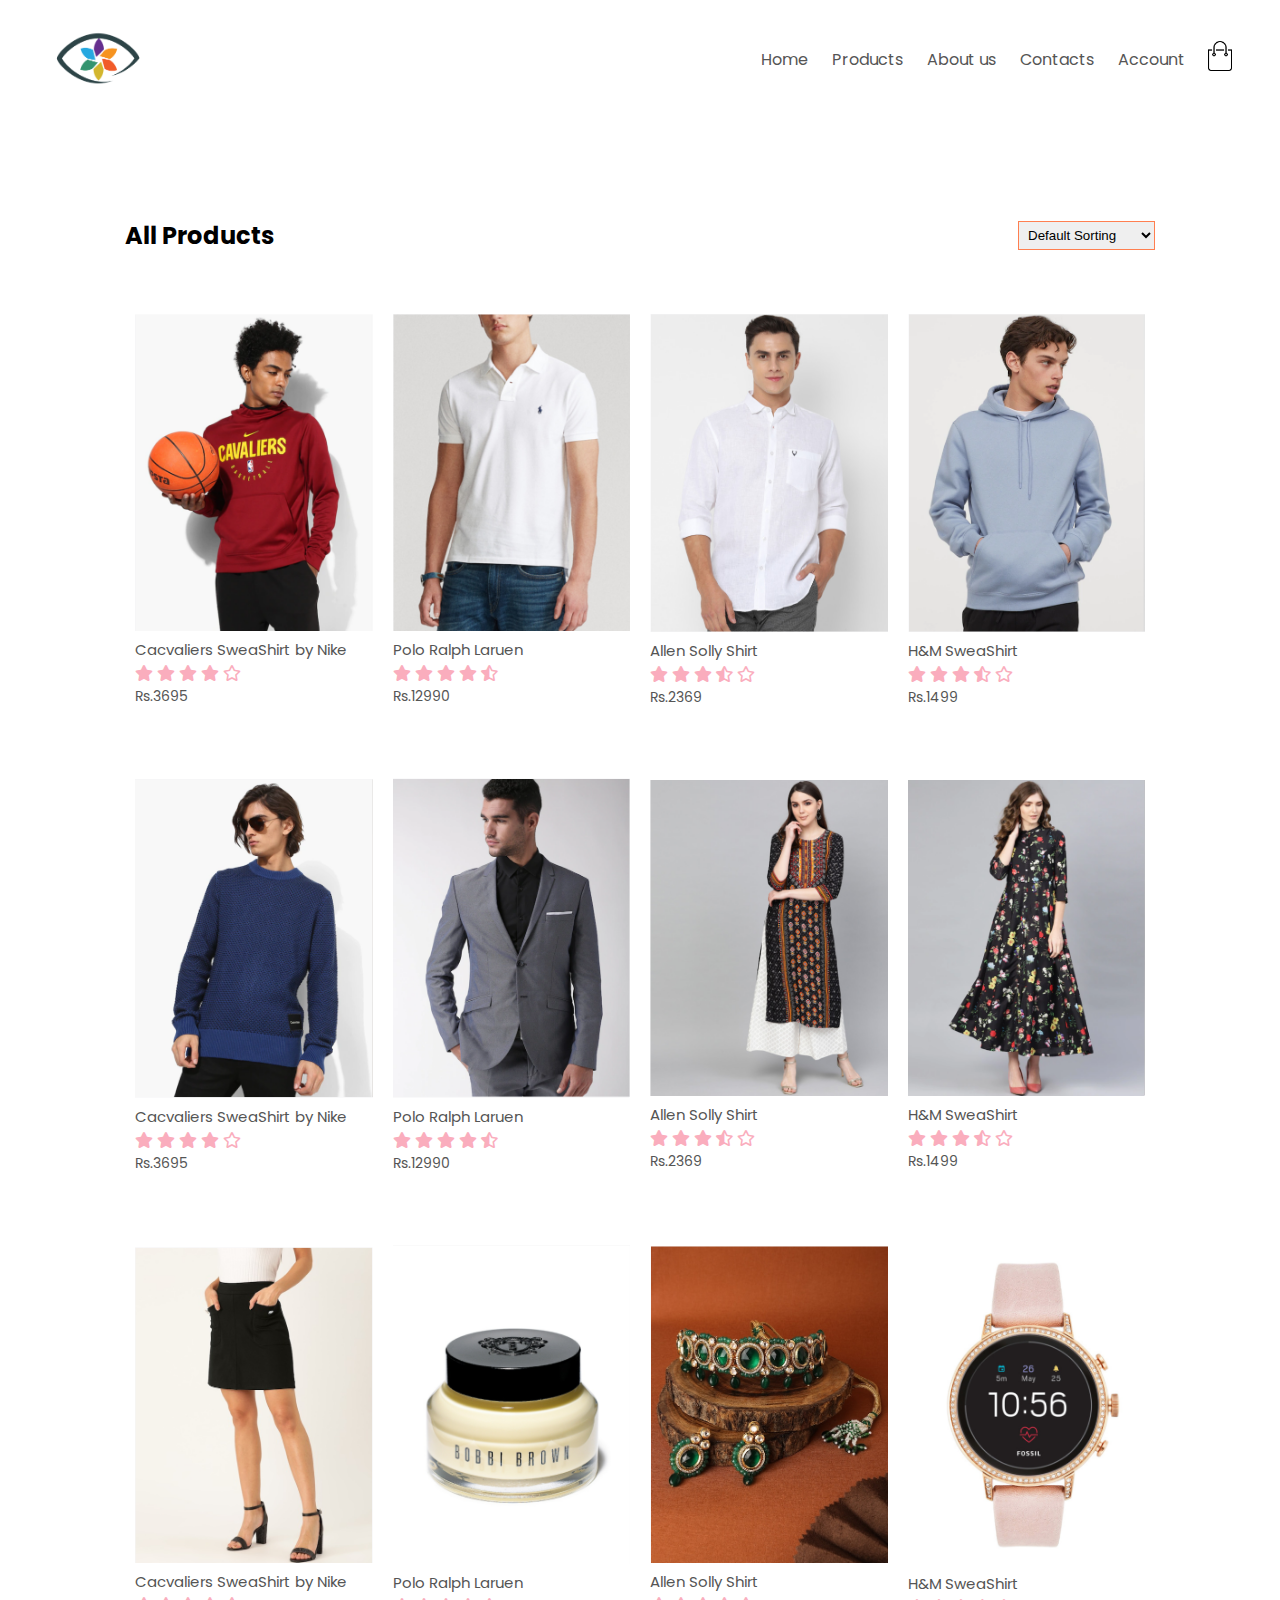
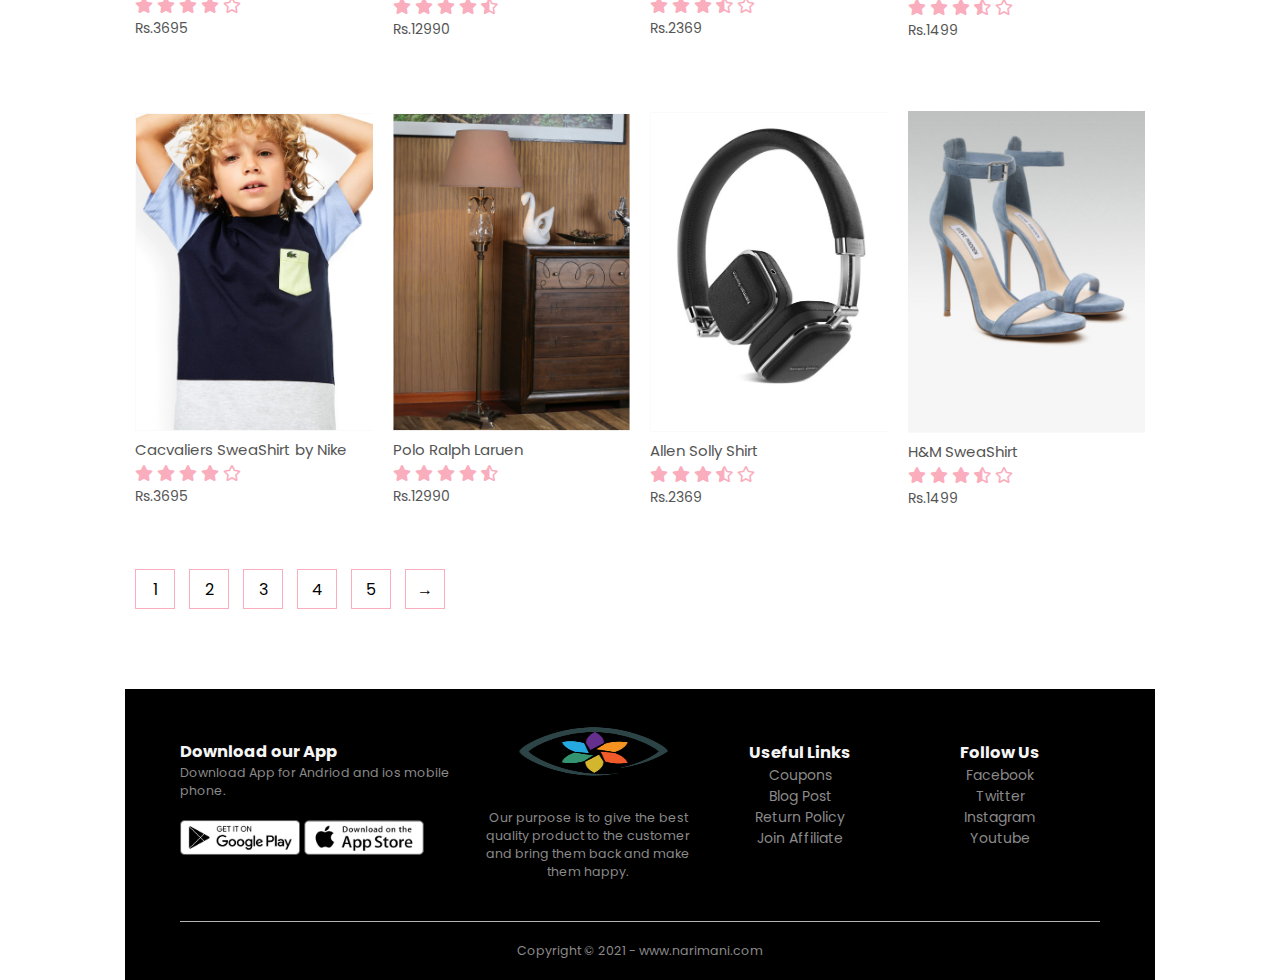
<file: products.html>
<!DOCTYPE html>
<html lang="en">

<head>
    <meta charset="UTF-8">
    <meta http-equiv="X-UA-Compatible" content="IE=edge">
    <meta name="viewport" content="width=device-width, initial-scale=1.0">
    <title>Document</title>
    <link rel="stylesheet" href="./style.css">
    <link rel="preconnect" href="https://fonts.gstatic.com">
    <link rel="stylesheet" href=" https://use.fontawesome.com/releases/v5.13.0/css/all.css ">
    <link href="https://fonts.googleapis.com/css2?family=Poppins:wght@300;400;500;600&display=swap " rel="stylesheet ">
</head>

<body>
    <div class="container ">
        <!-- start section Navigation -->
        <div class="navbar ">
            <div class="logo ">
                <a href="index.html">
                    <img src="./image/main-logo.png " alt=" " width="100px ">
                </a>
            </div>
            <nav>
                <ul id="MenuItems">
                    <li>
                        <a href="index.html">Home</a>
                    </li>
                    <li>
                        <a href="products.html">Products</a>
                    </li>
                    <li>
                        <a href="">About us</a>
                    </li>
                    <li>
                        <a href="">Contacts</a>
                    </li>
                    <li>
                        <a href="account.html">Account</a>
                    </li>
                </ul>
            </nav>
            <div class="shop">
                <a href="cart.html">
                    <img src="./image/cart.png " alt=" " width="30px " height="30px ">
                </a>
                <img src="./image/menu.png" alt="" class="menu-icon" onclick="menutoggle()">

            </div>
        </div>
        <!-- End section Navigation -->

    </div>






    <!-- Start Section Product -->
    <div class="small-container ">
        <div class="row row-2 ">
            <h2>All Products</h2>
            <select>
                <option>Default Sorting</option>
                <option>Price Low to High</option>
                <option>Price High to Low</option>
                <option>By Popularity</option>
                <option>By Rating</option>
                <option>By Sale</option>
            </select>
        </div>


        <div class="row">
            <div class="col-4 ">
                <img src="./image/pro1-nike-3695.png " alt=" ">
                <h4>Cacvaliers SweaShirt by Nike</h4>
                <div class="rating">
                    <i class="fa fa-star"></i>
                    <i class="fa fa-star"></i>
                    <i class="fa fa-star"></i>
                    <i class="fa fa-star"></i>
                    <i class="far fa-star"></i>
                </div>
                <p>Rs.3695</p>
            </div>


            <div class="col-4 ">
                <img src="./image/pro2-Polo Ralph Lauren-12990.png" alt=" ">
                <h4>Polo Ralph Laruen</h4>
                <div class="rating">
                    <i class="fa fa-star"></i>
                    <i class="fa fa-star"></i>
                    <i class="fa fa-star"></i>
                    <i class="fa fa-star"></i>
                    <i class="fas fa-star-half-alt"></i>
                </div>
                <p>Rs.12990</p>
            </div>



            <div class="col-4 ">
                <img src="./image/pro3-allen solly - 2369.png " alt=" ">
                <h4>Allen Solly Shirt</h4>
                <div class="rating">
                    <i class="fa fa-star"></i>
                    <i class="fa fa-star"></i>
                    <i class="fa fa-star"></i>
                    <i class="fas fa-star-half-alt"></i>
                    <i class="far fa-star"></i>

                </div>
                <p>Rs.2369</p>
            </div>



            <div class="col-4 ">
                <img src="./image/pro4-h&m-1499.png " alt=" ">
                <h4>H&M SweaShirt </h4>
                <div class="rating">
                    <i class="fa fa-star"></i>
                    <i class="fa fa-star"></i>
                    <i class="fa fa-star"></i>
                    <i class="fas fa-star-half-alt"></i>
                    <i class="far fa-star"></i>

                </div>
                <p>Rs.1499</p>
            </div>
        </div>


        <div class="row">
            <div class="col-4 ">
                <img src="./image/pro5-calvinK-4199.png" alt=" ">
                <h4>Cacvaliers SweaShirt by Nike</h4>
                <div class="rating">
                    <i class="fa fa-star"></i>
                    <i class="fa fa-star"></i>
                    <i class="fa fa-star"></i>
                    <i class="fa fa-star"></i>
                    <i class="far fa-star"></i>
                </div>
                <p>Rs.3695</p>
            </div>


            <div class="col-4 ">
                <img src="./image/pro6-SELECTED-11499.png" alt=" ">
                <h4>Polo Ralph Laruen</h4>
                <div class="rating">
                    <i class="fa fa-star"></i>
                    <i class="fa fa-star"></i>
                    <i class="fa fa-star"></i>
                    <i class="fa fa-star"></i>
                    <i class="fas fa-star-half-alt"></i>
                </div>
                <p>Rs.12990</p>
            </div>



            <div class="col-4 ">
                <img src="./image/pro7-anubhutte-988.png " alt=" ">
                <h4>Allen Solly Shirt</h4>
                <div class="rating">
                    <i class="fa fa-star"></i>
                    <i class="fa fa-star"></i>
                    <i class="fa fa-star"></i>
                    <i class="fas fa-star-half-alt"></i>
                    <i class="far fa-star"></i>

                </div>
                <p>Rs.2369</p>
            </div>



            <div class="col-4 ">
                <img src="./image/pro8-biba-3039.png" alt=" ">
                <h4>H&M SweaShirt </h4>
                <div class="rating">
                    <i class="fa fa-star"></i>
                    <i class="fa fa-star"></i>
                    <i class="fa fa-star"></i>
                    <i class="fas fa-star-half-alt"></i>
                    <i class="far fa-star"></i>

                </div>
                <p>Rs.1499</p>
            </div>
        </div>



        <div class="row">
            <div class="col-4 ">
                <img src="./image/pro9-dorothy perkins-1245.png " alt=" ">
                <h4>Cacvaliers SweaShirt by Nike</h4>
                <div class="rating">
                    <i class="fa fa-star"></i>
                    <i class="fa fa-star"></i>
                    <i class="fa fa-star"></i>
                    <i class="fa fa-star"></i>
                    <i class="far fa-star"></i>
                </div>
                <p>Rs.3695</p>
            </div>


            <div class="col-4 ">
                <img src="./image/pro10-bobbi brown-5600.png" alt=" ">
                <h4>Polo Ralph Laruen</h4>
                <div class="rating">
                    <i class="fa fa-star"></i>
                    <i class="fa fa-star"></i>
                    <i class="fa fa-star"></i>
                    <i class="fa fa-star"></i>
                    <i class="fas fa-star-half-alt"></i>
                </div>
                <p>Rs.12990</p>
            </div>



            <div class="col-4 ">
                <img src="./image/pro11-AccessHer-39500.png" alt=" ">
                <h4>Allen Solly Shirt</h4>
                <div class="rating">
                    <i class="fa fa-star"></i>
                    <i class="fa fa-star"></i>
                    <i class="fa fa-star"></i>
                    <i class="fas fa-star-half-alt"></i>
                    <i class="far fa-star"></i>

                </div>
                <p>Rs.2369</p>
            </div>



            <div class="col-4 ">
                <img src="./image/pro12-fossil-14296.png " alt=" ">
                <h4>H&M SweaShirt </h4>
                <div class="rating">
                    <i class="fa fa-star"></i>
                    <i class="fa fa-star"></i>
                    <i class="fa fa-star"></i>
                    <i class="fas fa-star-half-alt"></i>
                    <i class="far fa-star"></i>

                </div>
                <p>Rs.1499</p>
            </div>
        </div>



        <div class="row">
            <div class="col-4 ">
                <img src="./image/pro13-lacoste-2550.png " alt=" ">
                <h4>Cacvaliers SweaShirt by Nike</h4>
                <div class="rating">
                    <i class="fa fa-star"></i>
                    <i class="fa fa-star"></i>
                    <i class="fa fa-star"></i>
                    <i class="fa fa-star"></i>
                    <i class="far fa-star"></i>
                </div>
                <p>Rs.3695</p>
            </div>


            <div class="col-4 ">
                <img src="./image/pro14-The Light Lamp-21360.png" alt=" ">
                <h4>Polo Ralph Laruen</h4>
                <div class="rating">
                    <i class="fa fa-star"></i>
                    <i class="fa fa-star"></i>
                    <i class="fa fa-star"></i>
                    <i class="fa fa-star"></i>
                    <i class="fas fa-star-half-alt"></i>
                </div>
                <p>Rs.12990</p>
            </div>



            <div class="col-4 ">
                <img src="./image/pro15-harmon kardon-14990.png " alt=" ">
                <h4>Allen Solly Shirt</h4>
                <div class="rating">
                    <i class="fa fa-star"></i>
                    <i class="fa fa-star"></i>
                    <i class="fa fa-star"></i>
                    <i class="fas fa-star-half-alt"></i>
                    <i class="far fa-star"></i>

                </div>
                <p>Rs.2369</p>
            </div>



            <div class="col-4 ">
                <img src="./image/pro16-steve madden - 8999.png " alt=" ">
                <h4>H&M SweaShirt </h4>
                <div class="rating">
                    <i class="fa fa-star"></i>
                    <i class="fa fa-star"></i>
                    <i class="fa fa-star"></i>
                    <i class="fas fa-star-half-alt"></i>
                    <i class="far fa-star"></i>

                </div>
                <p>Rs.1499</p>
            </div>
        </div>

        <div class="page-btn">
            <span>1</span>
            <span>2</span>
            <span>3</span>
            <span>4</span>
            <span>5</span>
            <span>&#8594;</span>

        </div>
    </div>
    <!-- End Section Product -->







    <!-- Start Section Footer -->
    <div class="small-container">
        <div class="footer">
            <div class="container">
                <div class="row">
                    <div class="footer-col-1">
                        <h3>Download our App</h3>
                        <p>Download App for Andriod and ios mobile phone.</p>
                        <div class="app-logo">
                            <img src="image/play-store.png" alt="">
                            <img src="image/app-store.png" alt="">
                        </div>
                    </div>
                    <div class="footer-col-2">
                        <img src="image/main-logo.png" alt="">
                        <p>Our purpose is to give the best quality product to the customer and bring them back and make them happy.
                        </p>
                    </div>
                    <div class="footer-col-3">
                        <h3>Useful Links</h3>
                        <ul>
                            <li>Coupons</li>
                            <li>Blog Post</li>
                            <li>Return Policy</li>
                            <li>Join Affiliate</li>
                        </ul>
                    </div>
                    <div class="footer-col-4">
                        <h3>Follow Us</h3>
                        <ul>
                            <li>Facebook</li>
                            <li>Twitter</li>
                            <li>Instagram</li>
                            <li>Youtube</li>
                        </ul>
                    </div>
                </div>
                <hr>
                <p class="copyright">Copyright &copy; 2021 - www.narimani.com</p>
            </div>
        </div>
    </div>
    <!-- End Section Footer -->



    <script>
        var MenuItems = document.getElementById("MenuItems");
        MenuItems.style.maxHeight = "0px";

        function menutoggle() {
            if (MenuItems.style.maxHeight == "0px") {
                MenuItems.style.maxHeight = "200px";
            } else {
                MenuItems.style.maxHeight = "0px";
            }
        }
    </script>
</body>

</html>
</file>
<file: style.css>
* {
    padding: 0;
    margin: 0;
    box-sizing: border-box;
}

body {
    font-family: 'Poppins', sans-serif;
}

.navbar {
    display: flex;
    align-items: center;
    padding: 20px;
}

nav {
    text-align: right;
    flex: 1;
}

nav ul {
    list-style: none;
    display: inline-block;
}

nav ul li {
    display: inline-block;
    margin-right: 20px;
}

a {
    text-decoration: none;
    color: #555555;
}

p {
    color: #555555;
    font-size: 12.5px;
}

.container {
    max-width: 1300px;
    margin: auto;
    padding-left: 25px;
    padding-right: 25px;
}

.row {
    display: flex;
    justify-content: space-around;
    align-items: center;
    flex-wrap: wrap;
}

.col-2 {
    flex-basis: 50%;
    min-width: 300px;
    padding: 0 30px;
}

.shop {
    display: flex;
    justify-content: center;
    align-items: center;
}

.logo {
    margin-top: 10px;
}

.menu-icon {
    width: 28px;
    margin-left: 20px;
    display: none;
}

.col-2 img {
    max-width: 100%;
    padding: 50px 0;
}

.col-2 h1 {
    font-size: 35px;
    line-height: 50px;
    margin: 25px 0;
}

.btn {
    display: inline-block;
    background-color: #f1607d;
    border-radius: 30px;
    padding: 8px 30px;
    margin: 30px 0;
    color: white;
}

.btn:hover {
    background: rgba(160, 55, 55, 0.856);
}

.header {
    background: -webkit-radial-gradient(#ffffff, #faadbd);
}

.header .row {
    margin-top: 70px;
}


/* start section Catrgories */

.categories {
    margin: 70px 0;
}

.col-3 {
    flex-basis: 30%;
    min-width: 250px;
    margin-bottom: 30px;
    padding-right: 10px;
    padding-left: 10px;
}

.categories .row {
    display: flex;
    justify-content: center;
    align-items: center;
}

.col-3 img {
    width: 100%;
}

.small-container {
    max-width: 1080px;
    margin: auto;
    padding-left: 25px;
    padding-right: 25px;
}


/* End section Catrgories */


/* Section Product*/

.col-4 {
    flex-basis: 25%;
    padding: 10px;
    min-width: 200px;
    margin-bottom: 50px;
    transition: transform 0.5s;
}

.col-4 img {
    width: 100%;
}

.title {
    color: #555555;
    text-align: center;
    margin: 0 auto 80px;
    line-height: 60px;
    position: relative;
}

.title::after {
    content: '';
    width: 80px;
    height: 4px;
    background: #faadbd;
    position: absolute;
    bottom: 0;
    left: 50%;
    transform: translateX(-50%);
}

h4 {
    color: #555555;
    font-weight: normal;
    font-size: 15px;
}

.col-4 p {
    font-size: 14px;
}

.rating .fa,
.fas,
.far {
    color: #faadbd;
}

.col-4:hover {
    transform: translateY(-7px);
}


/*End Section Product*/


/* Section Offer*/

.offer {
    background: -webkit-radial-gradient(#ffffff, #faadbd);
    margin-top: 80px;
    padding: 30px 0;
}

.col-2 .offer-img {
    padding: 50px;
}

small {
    color: #555555;
}


/*End Section Offer*/


/* Section Comment*/

.testimonial {
    padding-top: 108px;
}

.testimonial .col-3 {
    text-align: center;
    padding: 40px 20px;
    cursor: pointer;
    transition: transform .5s;
    box-shadow: 0 15px 15px rgba(0, 0, 0, .5)
}

.testimonial .col-3 img {
    width: 50px;
    margin-top: 20px;
    border-radius: 50%;
}

.testimonial .col-3:hover {
    transform: translateY(-10px);
}

.fa.fa-quote-left {
    font-size: 34px;
    color: rgb(230, 159, 159);
}

.col-3 p {
    color: #777777;
    font-size: 12px;
    margin: 12px 0;
}

.testimonial .col-3 h3 {
    color: #555555;
    font-weight: 600;
    font-size: 18px;
}


/*End Section Comment*/


/* Section Brand */

.brand {
    margin: 150px auto;
}

.col-5 {
    width: 160px;
}

.col-5 img {
    cursor: pointer;
    width: 100%;
    filter: grayscale(100%);
}

.col-5 img:hover {
    filter: grayscale(0);
}


/* End Section Brand */


/* Start Section Footer */

.footer {
    background: black;
    color: #8a8a8a;
    font-size: 14px;
    padding: 60px 0 20px;
    max-width: 1300px;
    padding: 20px 30px;
}

.footer p {
    color: #8a8a8a;
    flex-wrap: wrap;
}

.footer h3 {
    color: whitesmoke;
}

.footer-col-1,
.footer-col-2,
.footer-col-3,
.footer-col-4 {
    min-width: 200px;
    margin-bottom: 20px;
}

.footer-col-1 {
    flex-basis: 30%;
    margin-top: 10px;
}

.footer-col-2 {
    flex: 1;
    text-align: center;
    margin-top: 15px;
    margin-left: 20px;
}

.footer-col-2 img {
    width: 180px;
    margin-bottom: 20px;
    height: 59px;
}

.footer-col-3,
.footer-col-4 {
    flex-basis: 12%;
    text-align: center;
}

ul {
    list-style: none;
}

.app-logo {
    margin-top: 20px;
}

.app-logo img {
    width: 120px;
}

.footer hr {
    border: none;
    background: #b5b5b5;
    height: 1px;
    margin: 20px 0;
}

.copyright {
    text-align: center;
}


/* End Section Footer */


/* start styles Page Products*/

.row-2 {
    justify-content: space-between;
    margin: 100px auto 50px;
}

select {
    border: 1px solid coral;
    padding: 5px;
}

select:focus {
    outline: none;
}

.page-btn {
    margin: 0 auto 80px;
}

.page-btn span {
    border: 1px solid #faadbd;
    text-align: center;
    width: 40px;
    height: 40px;
    margin-left: 10px;
    cursor: pointer;
    display: inline-block;
    line-height: 40px;
}

.page-btn span:hover {
    background-color: #f1607d;
    color: whitesmoke;
}


/* End styles Page Products*/


/* Start styles Page Product-details*/

.single-product {
    margin-top: 80px;
}

.single-product .col-2 img {
    padding: 0;
}

.single-product .col-2 {
    padding: 20px;
}

.single-product h4 {
    margin: 20px 0;
    font-size: 22px;
    font-weight: bold
}

.single-product select {
    display: block;
    padding: 10px;
    margin-top: 20px;
}

.single-product input {
    width: 50px;
    height: 40px;
    margin-right: 10px;
    text-align: center;
    border: 1px solid coral;
    font-size: 20px;
}

input:focus {
    outline: none;
}

.single-product .fa {
    color: #f1607d;
    margin-left: 10px;
}

.small-img-row {
    display: flex;
    justify-content: space-between;
    margin-top: 30px;
}

.small-img-col {
    cursor: pointer;
    flex-basis: 24%;
}


/* End styles Page Product-details*/


/* Start styles Page Cart*/

.cart-page {
    margin: 80px;
}

table {
    width: 100%;
    border-collapse: collapse;
}

.cart-info {
    display: flex;
    flex-wrap: wrap;
}

th {
    padding: 5px;
    text-align: left;
    color: #fff;
    background-color: #ca4560;
    font-weight: normal;
}

td {
    padding: 10px 5px;
}

td input {
    width: 40px;
    height: 30px;
    padding: 5px;
}

td a {
    color: #ff0033;
    font-size: 12px;
}

td img {
    width: 80px;
    height: 80px;
    margin-right: 10px;
}

.total-price {
    display: flex;
    justify-content: flex-end;
}

.total-price table {
    width: 100%;
    border-top: 1px solid coral;
    max-width: 350px;
}

td:last-child {
    text-align: right;
}

th:last-child {
    text-align: right;
}


/* End styles Page Cart*/


/* Start styles Page account*/

.account-page {
    padding: 50px 0;
    background: -webkit-radial-gradient(#ffffff, #faadbd);
}

.form-container {
    width: 300px;
    height: 400px;
    background: #ffffff;
    position: relative;
    text-align: center;
    padding: 20px 0;
    margin: auto;
    box-shadow: 0 15px 15px rgba(0, 0, 0, .5);
    border-radius: 9px;
    overflow: hidden;
}

.form-container span {
    padding: 0 10px;
    color: #555555;
    font-weight: bold;
    cursor: pointer;
    width: 100px;
    display: inline-block;
}

.form-btn {
    display: inline-block;
}

form input {
    width: 100%;
    height: 30px;
    border: 1px solid #cccccc;
    margin: 10px 0;
    padding: 0 10px;
}

.form-container form {
    padding: 0 20px;
    position: absolute;
    top: 130px;
    max-width: 300px;
    transition: transform 1s;
}

form .btn {
    width: 100%;
    border: none;
    margin: 10px 0;
    cursor: pointer;
}

form .btn:focus {
    outline: none;
}

#Loginform {
    left: -300px;
}

#Regform {
    left: 0px;
}

form a {
    font-size: 12px;
}

#indicator {
    width: 100px;
    height: 3px;
    border: none;
    background: coral;
    margin-top: 8px;
    transform: translateX(100px);
    transition: transform 1s;
}


/* End styles Page account*/

@media only screen and (max-width: 800px) {
    nav ul {
        background: #333333;
        width: 100%;
        position: absolute;
        top: 75px;
        opacity: 0.8;
        left: 0;
        overflow: hidden;
        transition: max-height 0.6s;
    }
    nav ul li {
        display: block;
        margin-top: 10px;
        margin-right: 50px;
        margin-bottom: 10px;
    }
    nav ul li a {
        color: whitesmoke;
    }
    .menu-icon {
        display: block;
        cursor: pointer;
    }
}

@media only screen and (max-width:600px) {
    .row {
        text-align: center;
    }
    .col-2,
    .col-3,
    .col-4 {
        flex-basis: 100%;
    }
    .single-product .row {
        text-align: left;
    }
    .single-product .col-2 {
        padding: 30px 0;
    }
    .single-product h1 {
        font-size: 26px;
        line-height: 27px;
    }
    .cart-info p {
        display: none;
    }
}
</file>
